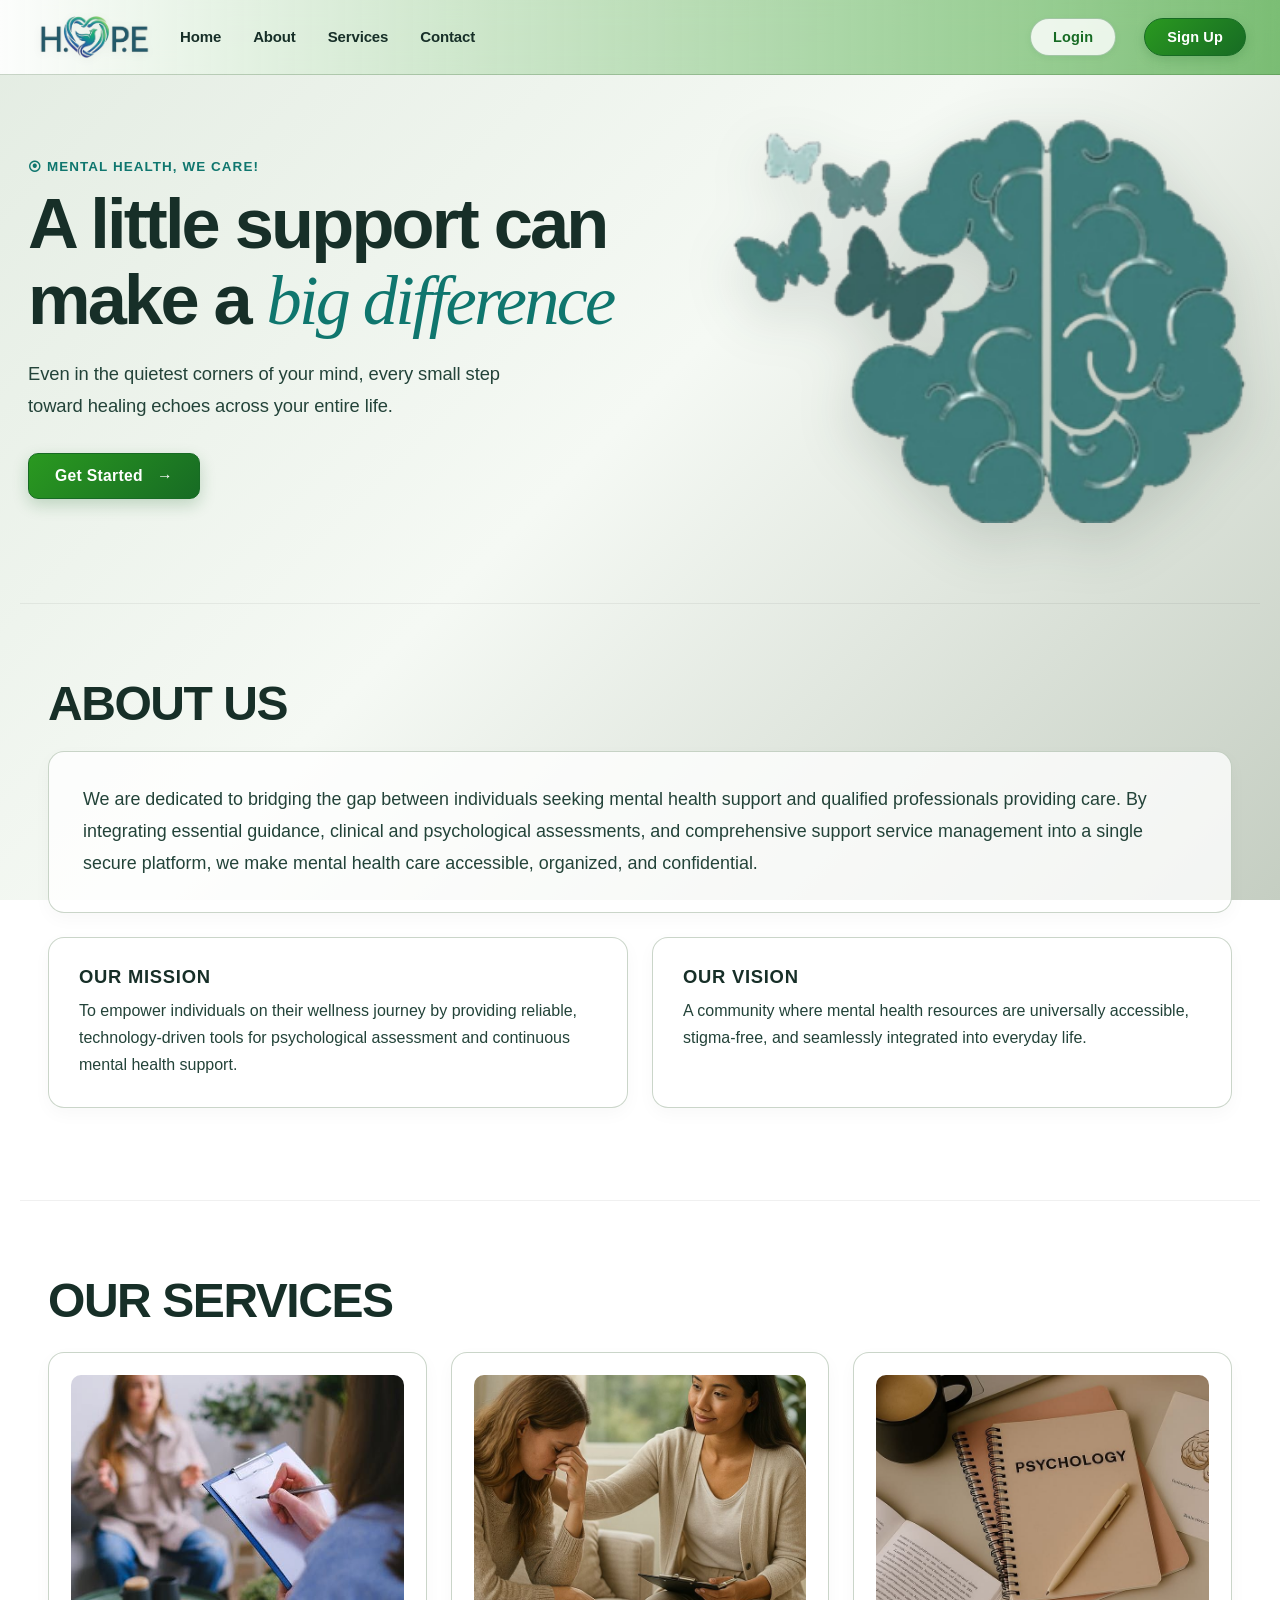
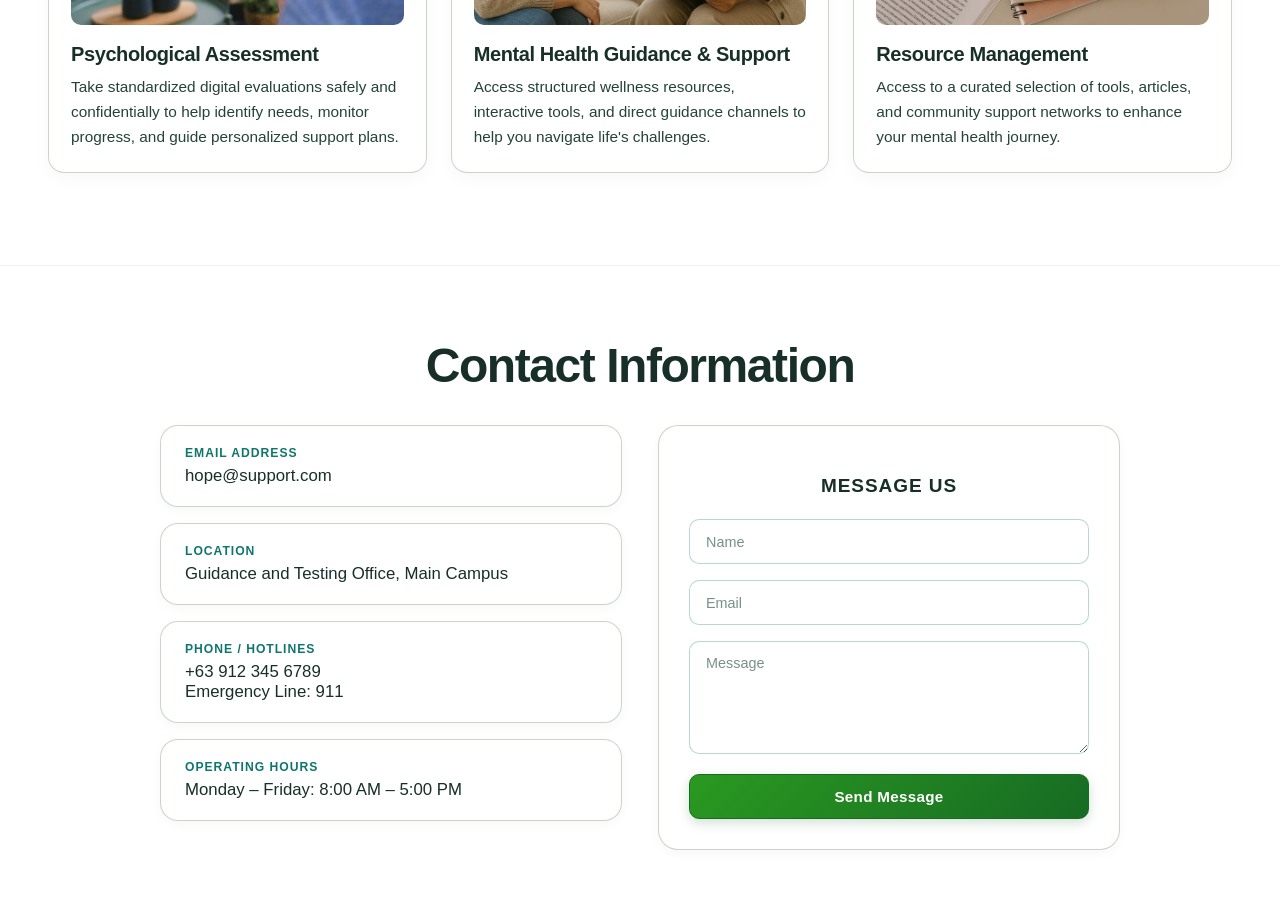
<file: index.html>
<!doctype html>
<html lang="en">
  <head>
    <meta charset="UTF-8" />
    <meta name="viewport" content="width=device-width, initial-scale=1.0" />
    <title>H ♡ P E</title>
    <link rel="stylesheet" href="../design/landing-page.css" />
  </head>
  <body>
    <nav class="navbar">
      <div class="nav-container">
        <a href="#home"><img src="../images/hope-logo.png" alt="Logo" class="logo" /></a>
        <ul>
          <li><a href="#home">Home</a></li>
          <li><a href="#about">About</a></li>
          <li><a href="#services">Services</a></li>
          <li><a href="#contact">Contact</a></li>
        </ul>

        <h4 class="login"><a href="../login-register-page/login.php">Login</a></h4>
        <h4 class="signup"><a href="../login-register-page/register.php">Sign Up</a></h4>
      </div>
    </nav>
    <section class="home-section" id="home">
      <div>
        <div class="hero-copy">
          <h3>⦿ MENTAL HEALTH, WE CARE!</h3>
          <h1>A little support can make a <em>big difference</em></h1>
          <p>
            Even in the quietest corners of your mind, every small step toward
            healing echoes across your entire life.
          </p>
          <a href="../register.php" class="hero-button">Get Started &nbsp; →</a>
        </div>
        <img src="../images/side-background.jpg" alt="Mental Health" />
      </div>
    </section>

    <section class="about-section" id="about">
      <h2>ABOUT US</h2>
      <div>
        <p class="about-text">
          We are dedicated to bridging the gap between individuals seeking
          mental health support and qualified professionals providing care. By
          integrating essential guidance, clinical and psychological
          assessments, and comprehensive support service management into a
          single secure platform, we make mental health care accessible,
          organized, and confidential.
        </p>
      </div>
      <div class="mission-vision">
        <div class="mission">
          <h3>OUR MISSION</h3>
          <p>
            To empower individuals on their wellness journey by providing
            reliable, technology-driven tools for psychological assessment and
            continuous mental health support.
          </p>
        </div>
        <div class="vision">
          <h3>OUR VISION</h3>
          <p>
            A community where mental health resources are universally
            accessible, stigma-free, and seamlessly integrated into everyday
            life.
          </p>
        </div>
      </div>
    </section>

    <section class="services-section" id="services">
      <h2>OUR SERVICES</h2>
      <div class="services-container">
        <div class="service-card">
          <img style="border-radius: 10px;" src="../images/assessment.jpg" alt="Assessment" />
          <h3>Psychological Assessment</h3>
          <p>
            Take standardized digital evaluations safely and confidentially to help identify needs, monitor progress, and guide personalized support plans.
          </p>
        </div>
        <div class="service-card">
          <img style="border-radius: 10px;" src="../images/support.jpg" alt="Support" />
          <h3>Mental Health Guidance & Support</h3>
          <p>
            Access structured wellness resources, interactive tools, and direct guidance channels to help you navigate life's challenges.
          </p>
        </div>
        <div class="service-card">
          <img style="border-radius: 10px;" src="../images/resources.jpg" alt="Resources" />
          <h3>Resource Management</h3>
          <p>
            Access to a curated selection of tools, articles, and community
            support networks to enhance your mental health journey.
          </p>
        </div>
      </div>
    </section>

    <main>
      <section class="contact-section" id="contact">
        <h2 class="contact-title">Contact Information</h2>
        <div class="contact-container">
          <div class="contact-info">
            <div class="info-card">
              <span class="info-label">EMAIL ADDRESS</span>
              <a href="mailto:hope@support.com" class="info-value">hope@support.com</a>
            </div>

            <div class="info-card">
              <span class="info-label">LOCATION</span>
              <p class="info-value">Guidance and Testing Office, Main Campus</p>
            </div>

            <div class="info-card">
              <span class="info-label">PHONE / HOTLINES</span>
              <div class="social-links">
                <a href="tel:+1234567890" class="info-value">+63 912 345 6789</a>
                <a href="tel:911" class="info-value">Emergency Line: 911</a>
              </div>
            </div>

            <div class="info-card">
              <span class="info-label">OPERATING HOURS</span>
              <p class="info-value">Monday – Friday: 8:00 AM – 5:00 PM</p>
            </div>
          </div>

          <form class="contact-form" method="POST" action="#contact">
            <h3 class="info-label" style="font-size: 19px; font-weight: bold; text-align: center;">MESSAGE US</h3>
            <div class="form-group">
              <input type="text" placeholder="Name" required />
            </div>
            <div class="form-group">
              <input type="email" placeholder="Email" required />
            </div>
            <div class="form-group">
              <textarea placeholder="Message" rows="5" required></textarea>
            </div>
            <button type="submit" class="submit-btn">Send Message</button>
          </form>
        </div>
      </section>
    </main>
  </body>
</html>
</file>
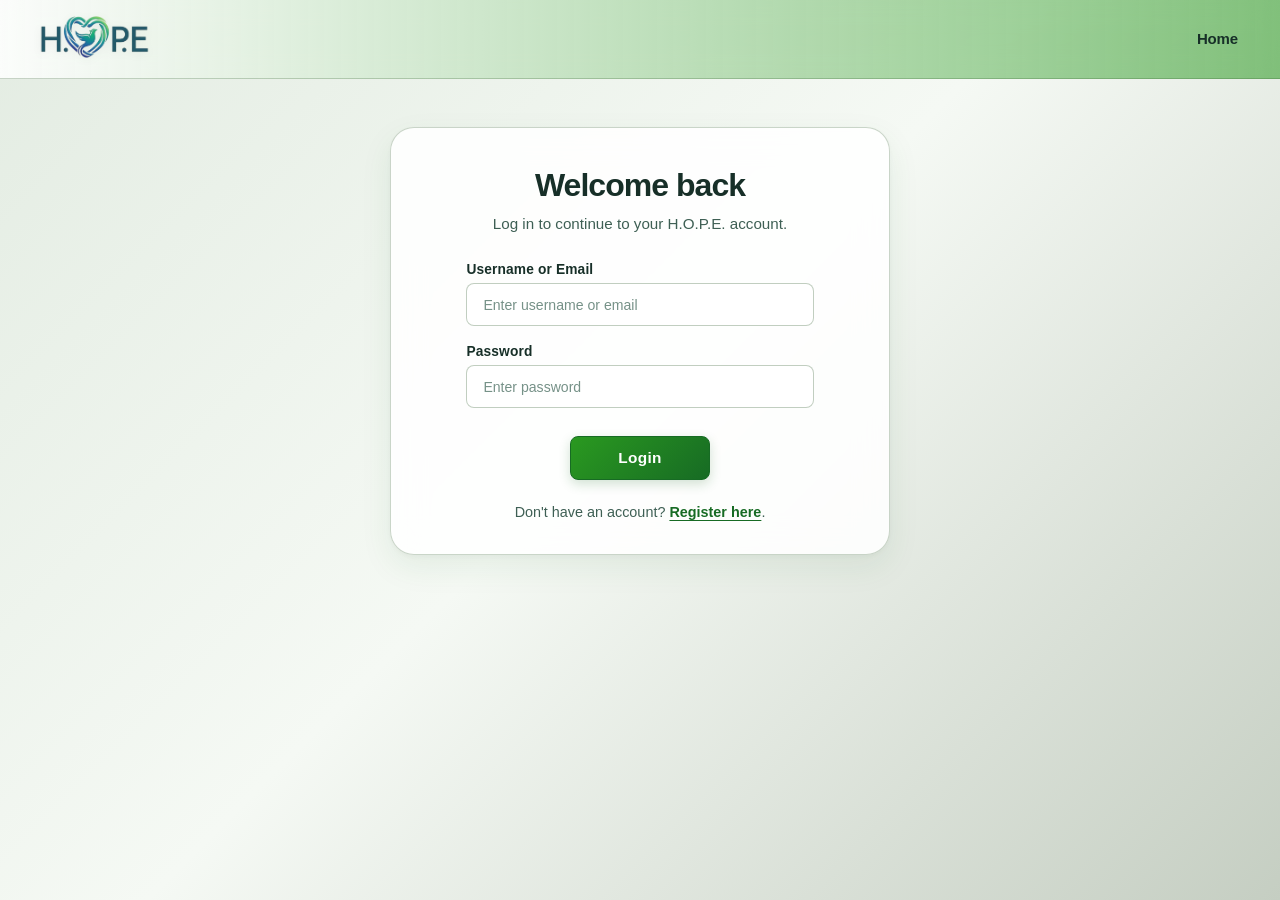
<file: login-register-page/login.html>
<!doctype html>
<html lang="en">
  <head>
    <meta charset="UTF-8" />
    <meta name="viewport" content="width=device-width, initial-scale=1.0" />
    <title>Login - H ♡ P E</title>
    <link rel="stylesheet" href="../design/login-page.css" />
  </head>
  <body>
    <nav class="navbar">
      <div class="nav-container">
        <a href="../index.php"><img src="../images/hope-logo.png" alt="Logo" class="logo" /></a>
        <ul>
          <li><a href="../index.php">Home</a></li>
        </ul>
      </div>
    </nav>

    <div class="login-container">
      <h1>Welcome back</h1>
      <p class="login-intro">Log in to continue to your H.O.P.E. account.</p>
      <form action="../login.php" method="post">
        <div class="form-group">
          <label for="username">Username or Email</label>
          <input type="text" id="username" name="username" placeholder="Enter username or email" required />
        </div>
        <div class="form-group">
          <label for="password">Password</label>
          <input type="password" id="password" name="password" placeholder="Enter password" required />
        </div>
        <button type="submit" name="loginbutton">Login</button>
      </form>
      <p class="register-link">
        Don't have an account? <a href="../register.php">Register here</a>.
      </p>
    </div>
  </body>
</html>
</file>
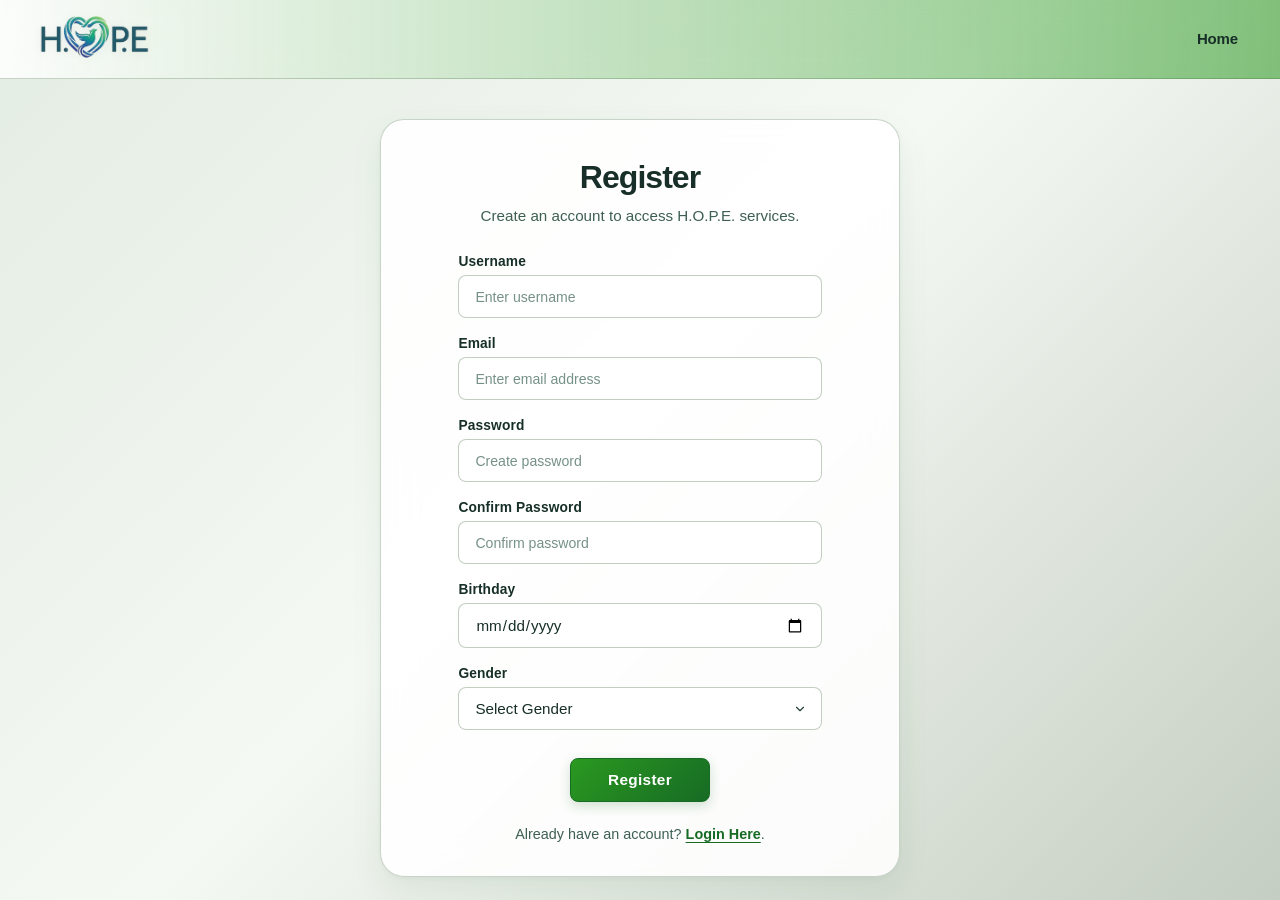
<file: login-register-page/register.html>
<!doctype html>
<html lang="en">
  <head>
    <meta charset="UTF-8" />
    <meta name="viewport" content="width=device-width, initial-scale=1.0" />
    <title>Register - H ♡ P E</title>
    <link rel="stylesheet" href="../design/register-page.css" />
  </head>
  <body>
    <nav class="navbar">
      <div class="nav-container">
        <a href="../index.php"><img src="../images/hope-logo.png" alt="Logo" class="logo" /></a>
        <ul>
          <li><a href="../index.php">Home</a></li>
        </ul>
      </div>
    </nav>

    <div class="register-container">
      <h1>Register</h1>
      <p class="register-intro">Create an account to access H.O.P.E. services.</p>
      <form action="../register.php" method="post">
        <div class="form-group">
          <label for="username">Username</label>
          <input type="text" id="username" name="username" placeholder="Enter username" required />
        </div>
        <div class="form-group">
          <label for="email">Email</label>
          <input type="email" id="email" name="email" placeholder="Enter email address" required />
        </div>
        <div class="form-group">
          <label for="password">Password</label>
          <input type="password" id="password" name="password" placeholder="Create password" required />
        </div>
        <div class="form-group">
          <label for="confirm-password">Confirm Password</label>
          <input type="password" id="confirm-password" name="confirm-password" placeholder="Confirm password" required />
        </div>
        <div class="form-group">
          <label for="birthday">Birthday</label>
          <input type="date" id="birthday" name="birthday" required />
        </div>
        <div class="form-group">
          <label for="gender">Gender</label>
          <select id="gender" name="gender" required>
            <option value="">Select Gender</option>
            <option value="male">Male</option>
            <option value="female">Female</option>
            <option value="other">Other</option>
          </select>
        </div>
        <button type="submit" name="registerbutton">Register</button>
      </form>
      <p class="login-link">
        Already have an account? <a href="../login.php">Login Here</a>.
      </p>
    </div>
  </body>
</html>
</file>
<file: design/landing-page.css>
:root {
  --font-sans: "Segoe UI", -apple-system, BlinkMacSystemFont, "Roboto", "Helvetica Neue", Arial, sans-serif;
  --font-serif: Georgia, "Times New Roman", serif;
  --text-heading: #172f28;
  --text-body: #234339;
  --text-secondary: #3e5f54;
  --text-muted: #5e7e73;
  --color-primary: #176b24;
  --color-accent: #2a9920;
  --color-accent-hover: #218318;
  --color-teal: #0f766e;
  --border-glass: rgba(35, 79, 30, 0.24);
  --surface-glass: rgba(255, 255, 255, 0.78);
}

* {
  box-sizing: border-box;
}

html {
  scroll-behavior: smooth;
}

body {
  margin: 0;
  font-family: var(--font-sans);
  background: linear-gradient(135deg, #e3ece2 0%, #f5f9f4 48%, #c5cec2 100%);
  background-attachment: fixed;
  color: var(--text-body);
  -webkit-font-smoothing: antialiased;
  -moz-osx-font-smoothing: grayscale;
  text-rendering: optimizeLegibility;
}

a {
  text-decoration: none;
  color: inherit;
}

img {
  display: block;
  max-width: 100%;
}

/* Navbar */
.navbar {
  position: sticky;
  top: 0;
  z-index: 1000;
  display: flex;
  background: linear-gradient(
    90deg,
    rgba(255, 255, 255, 0.88) 0%,
    rgba(42, 153, 32, 0.58) 100%
  );
  backdrop-filter: blur(14px);
  -webkit-backdrop-filter: blur(14px);
  border-bottom: 1px solid var(--border-glass);
  padding: 16px 28px;
}

.nav-container {
  display: flex;
  gap: 28px;
  width: 100%;
  align-items: center;
}

.nav-container ul {
  display: flex;
  align-items: center;
  gap: 28px;
  list-style: none;
  margin: 0;
  padding: 0;
}

.nav-container li a {
  position: relative;
  font-size: 15px;
  font-weight: 600;
  color: var(--text-heading);
  letter-spacing: -0.01em;
  padding: 4px 2px;
  transition: color 0.2s ease;
}

.nav-container li a::after {
  content: "";
  position: absolute;
  left: 0;
  bottom: -4px;
  width: 100%;
  height: 2px;
  background: var(--color-primary);
  transform: scaleX(0);
  transform-origin: left;
  transition: transform 0.2s ease;
}

.nav-container li a:hover {
  color: var(--color-primary);
}

.nav-container li a:hover::after {
  transform: scaleX(1);
}

.logo {
  height: 42px;
  align-self: center;
  padding-left: 10px;
  filter: drop-shadow(0 2px 4px rgba(0, 0, 0, 0.06));
}

.login {
  display: inline-flex;
  align-items: center;
  justify-content: center;
  font-size: 14.5px;
  font-weight: 600;
  letter-spacing: 0.01em;
  color: var(--color-primary);
  cursor: pointer;
  background: rgba(255, 255, 255, 0.82);
  border: 1px solid rgba(23, 107, 36, 0.35);
  border-radius: 999px;
  padding: 10px 22px;
  margin: 0 0 0 auto;
  white-space: nowrap;
  box-shadow: 0 2px 6px rgba(23, 107, 36, 0.08);
  transition: background-color 0.2s ease, color 0.2s ease, transform 0.2s ease, box-shadow 0.2s ease;
}

.signup {
  display: inline-flex;
  align-items: center;
  justify-content: center;
  font-size: 14.5px;
  font-weight: 600;
  letter-spacing: 0.01em;
  color: #ffffff;
  cursor: pointer;
  background: linear-gradient(135deg, var(--color-accent), var(--color-primary));
  border: 1px solid var(--color-primary);
  border-radius: 999px;
  padding: 10px 22px;
  margin: 0 6px 0 0;
  white-space: nowrap;
  box-shadow: 0 4px 12px rgba(23, 107, 36, 0.2);
  transition: background-color 0.2s ease, color 0.2s ease, transform 0.2s ease, box-shadow 0.2s ease;
}

.login:hover {
  background: #ffffff;
  color: #12551c;
  transform: translateY(-2px);
  box-shadow: 0 6px 14px rgba(8, 65, 10, 0.16);
}

.signup:hover {
  background: linear-gradient(135deg, var(--color-accent-hover), #12551c);
  transform: translateY(-2px);
  box-shadow: 0 8px 18px rgba(8, 65, 10, 0.26);
}

/* Hero Section */
.home-section {
  width: 100%;
  padding: 40px 28px 60px;
}

.home-section > div {
  width: 100%;
  display: flex;
  align-items: center;
  justify-content: space-between;
  gap: 36px;
  max-width: 1240px;
  margin: 0 auto;
}

.hero-copy {
  max-width: 620px;
  margin: 20px 0 0;
}

.home-section h3 {
  margin: 0 0 12px;
  color: var(--color-teal);
  font-size: 0.84rem;
  font-weight: 750;
  letter-spacing: 0.08em;
  text-transform: uppercase;
}

.home-section h1 {
  max-width: 650px;
  margin: 0;
  font-size: clamp(2.8rem, 5.5vw, 4.6rem);
  font-weight: 700;
  letter-spacing: -0.04em;
  line-height: 1.08;
  color: var(--text-heading);
}

.home-section h1 em {
  color: var(--color-teal);
  font-family: var(--font-serif);
  font-style: italic;
  font-weight: 500;
}

.hero-copy p {
  max-width: 530px;
  margin: 20px 0 0;
  color: var(--text-body);
  font-size: 1.15rem;
  line-height: 1.72;
  letter-spacing: -0.005em;
}

.home-section img {
  width: min(44%, 520px);
  max-width: 520px;
  height: auto;
  display: block;
  margin-left: auto;
  filter: drop-shadow(0 18px 28px rgba(23, 47, 40, 0.16));
  border-radius: 16px;
}

.hero-button {
  display: inline-flex;
  align-items: center;
  justify-content: center;
  font-family: var(--font-sans);
  font-size: 0.98rem;
  font-weight: 600;
  letter-spacing: 0.02em;
  color: #ffffff;
  cursor: pointer;
  background: linear-gradient(135deg, var(--color-accent), var(--color-primary));
  border: 1px solid var(--color-primary);
  border-radius: 10px;
  padding: 13px 26px;
  margin-top: 32px;
  white-space: nowrap;
  box-shadow: 0 6px 16px rgba(23, 107, 36, 0.22);
  transition: background-color 0.2s ease, transform 0.2s ease, box-shadow 0.2s ease;
}

.hero-button:hover {
  transform: translateY(-2px);
  box-shadow: 0 10px 22px rgba(8, 65, 10, 0.28);
  background: linear-gradient(135deg, var(--color-accent-hover), #12551c);
}

section {
  padding: 72px 28px;
}

.about-section {
  margin-top: 20px;
  border-top: 1px solid rgba(0, 0, 0, 0.06);
  max-width: 1240px;
  margin-left: auto;
  margin-right: auto;
}

h2 {
  margin: 0 0 20px;
  font-size: clamp(2rem, 4vw, 3rem);
  font-weight: 700;
  letter-spacing: -0.03em;
  line-height: 1.15;
  color: var(--text-heading);
}

.about-text {
  color: var(--text-body);
  font-size: 1.12rem;
  line-height: 1.78;
  max-width: 100%;
  margin: 0 auto;
  background: var(--surface-glass);
  border: 1px solid var(--border-glass);
  border-radius: 16px;
  padding: 32px 34px;
  box-shadow: 0 6px 18px rgba(0, 0, 0, 0.03);
}

.mission-vision {
  display: flex;
  justify-content: space-between;
  gap: 24px;
  margin-top: 24px;
}

.mission,
.vision {
  color: var(--text-body);
  background: var(--surface-glass);
  border: 1px solid var(--border-glass);
  border-radius: 16px;
  padding: 28px 30px;
  width: 50%;
  box-shadow: 0 6px 18px rgba(0, 0, 0, 0.03);
}

.mission h3,
.vision h3 {
  margin: 0 0 10px;
  color: var(--text-heading);
  font-size: 1.15rem;
  font-weight: 700;
  letter-spacing: 0.04em;
  text-transform: uppercase;
}

.mission p,
.vision p {
  margin: 0;
  font-size: 1rem;
  line-height: 1.68;
  color: var(--text-body);
}

/* Services */
.services-section {
  margin-top: 20px;
  border-top: 1px solid rgba(0, 0, 0, 0.06);
  max-width: 1240px;
  margin-left: auto;
  margin-right: auto;
}

.services-container {
  display: grid;
  grid-template-columns: repeat(3, minmax(0, 1fr));
  gap: 24px;
  margin-top: 24px;
}

.service-card {
  min-width: 0;
  background: var(--surface-glass);
  border: 1px solid var(--border-glass);
  border-radius: 16px;
  padding: 22px;
  box-shadow: 0 6px 18px rgba(0, 0, 0, 0.03);
  transition: transform 0.2s ease, box-shadow 0.2s ease;
}

.service-card:hover {
  transform: translateY(-4px);
  box-shadow: 0 12px 28px rgba(23, 107, 36, 0.12);
}

.service-card img {
  width: 100%;
  height: 250px;
  object-fit: cover;
  border-radius: 10px;
}

.service-card h3 {
  color: var(--text-heading);
  font-size: 1.25rem;
  font-weight: 700;
  letter-spacing: -0.02em;
  margin: 18px 0 8px;
}

.service-card p {
  color: var(--text-body);
  font-size: 0.96rem;
  line-height: 1.65;
  margin: 0;
}

/* Contact */
.contact-section {
  margin-top: 20px;
  border-top: 1px solid rgba(0, 0, 0, 0.06);
  display: flex;
  flex-direction: column;
  align-items: center;
}

.contact-title {
  text-align: center;
  margin-bottom: 32px;
}

.contact-container {
  display: grid;
  grid-template-columns: repeat(2, minmax(0, 1fr));
  gap: 36px;
  max-width: 960px;
  width: 100%;
  align-items: stretch;
}

.info-card {
  border: 1px solid var(--border-glass);
  border-radius: 18px;
  padding: 20px 24px;
  backdrop-filter: blur(10px);
  background: rgba(255, 255, 255, 0.72);
  margin: 0 0 16px;
  box-shadow: 0 4px 12px rgba(0, 0, 0, 0.03);
}

.info-label {
  display: block;
  font-weight: 750;
  font-size: 0.76rem;
  color: var(--color-teal);
  letter-spacing: 0.08em;
  text-transform: uppercase;
  margin-bottom: 6px;
}

.info-value {
  display: block;
  font-size: 1.05rem;
  font-weight: 500;
  color: var(--text-heading);
  text-decoration: none;
  margin: 0;
  transition: color 0.2s ease;
}

.info-value:hover {
  color: var(--color-primary);
}

.contact-form {
  display: flex;
  flex-direction: column;
  gap: 16px;
  border: 1px solid var(--border-glass);
  border-radius: 20px;
  padding: 30px;
  backdrop-filter: blur(10px);
  background: rgba(255, 255, 255, 0.72);
  box-shadow: 0 4px 12px rgba(0, 0, 0, 0.03);
}

.contact-form h3 {
  font-size: 1.15rem;
  font-weight: 700;
  letter-spacing: 0.05em;
  color: var(--text-heading);
}

.form-group input,
.form-group textarea {
  width: 100%;
  box-sizing: border-box;
  border: 1px solid rgba(45, 143, 122, 0.35);
  border-radius: 10px;
  padding: 13px 16px;
  background: rgba(255, 255, 255, 0.95);
  color: var(--text-heading);
  font-family: var(--font-sans);
  font-size: 0.95rem;
  outline: none;
  transition: border-color 0.2s ease, box-shadow 0.2s ease;
}

.form-group input::placeholder,
.form-group textarea::placeholder {
  color: var(--text-muted);
  font-size: 0.9rem;
  opacity: 0.85;
}

.form-group input:focus,
.form-group textarea:focus {
  border-color: var(--color-accent);
  background: #ffffff;
  box-shadow: 0 0 0 3px rgba(42, 153, 32, 0.18);
}

.submit-btn {
  font-family: var(--font-sans);
  font-size: 0.95rem;
  font-weight: 600;
  color: #ffffff;
  background: linear-gradient(135deg, var(--color-accent), var(--color-primary));
  border: 1px solid var(--color-primary);
  border-radius: 10px;
  cursor: pointer;
  padding: 13px;
  letter-spacing: 0.02em;
  box-shadow: 0 4px 12px rgba(23, 107, 36, 0.2);
  transition: all 0.2s ease;
}

.submit-btn:hover {
  background: linear-gradient(135deg, var(--color-accent-hover), #12551c);
  color: #ffffff;
  box-shadow: 0 8px 18px rgba(23, 107, 36, 0.28);
  transform: translateY(-2px);
}
</file>
<file: design/login-page.css>
:root {
  --font-sans: "Segoe UI", -apple-system, BlinkMacSystemFont, "Roboto", "Helvetica Neue", Arial, sans-serif;
  --font-serif: Georgia, "Times New Roman", serif;
  --text-heading: #172f28;
  --text-body: #234339;
  --text-secondary: #3e5f54;
  --text-muted: #5e7e73;
  --color-primary: #176b24;
  --color-accent: #2a9920;
  --color-accent-hover: #218318;
  --border-glass: rgba(35, 79, 30, 0.24);
  --surface-glass: rgba(255, 255, 255, 0.88);
}

* {
  box-sizing: border-box;
}

html {
  scroll-behavior: smooth;
}

body {
  margin: 0;
  font-family: var(--font-sans);
  background: linear-gradient(135deg, #e3ece2 0%, #f5f9f4 48%, #c5cec2 100%);
  background-attachment: fixed;
  min-height: 100vh;
  color: var(--text-body);
  -webkit-font-smoothing: antialiased;
  -moz-osx-font-smoothing: grayscale;
  text-rendering: optimizeLegibility;
}

a {
  text-decoration: none;
  color: var(--color-primary);
  font-weight: 600;
  transition: color 0.2s ease, text-decoration 0.2s ease;
}

a:hover {
  color: var(--color-accent);
  text-decoration: underline;
  text-underline-offset: 3px;
}

/* Navbar */
.navbar {
  position: sticky;
  top: 0;
  z-index: 1000;
  display: flex;
  background: linear-gradient(
    90deg,
    rgba(255, 255, 255, 0.85) 0%,
    rgba(42, 153, 32, 0.55) 100%
  );
  backdrop-filter: blur(14px);
  -webkit-backdrop-filter: blur(14px);
  border-bottom: 1px solid var(--border-glass);
  padding: 16px 28px;
}

.nav-container {
  display: flex;
  gap: 28px;
  width: 100%;
  align-items: center;
}

.nav-container ul {
  display: inline-flex;
  align-items: center;
  list-style: none;
  margin: 0;
  padding: 0;
  margin-left: auto;
  padding-right: 10px;
}

.nav-container li a {
  position: relative;
  font-size: 15px;
  font-weight: 600;
  color: var(--text-heading);
  letter-spacing: -0.01em;
  padding: 6px 4px;
  transition: color 0.2s ease;
}

.nav-container li a::after {
  content: "";
  position: absolute;
  left: 0;
  bottom: -4px;
  width: 100%;
  height: 2px;
  background: var(--color-primary);
  transform: scaleX(0);
  transform-origin: left;
  transition: transform 0.2s ease;
}

.nav-container li a:hover {
  color: var(--color-primary);
  text-decoration: none;
}

.nav-container li a:hover::after {
  transform: scaleX(1);
}

.logo {
  height: 42px;
  align-self: center;
  padding-left: 10px;
  filter: drop-shadow(0 2px 4px rgba(0, 0, 0, 0.06));
}

/* Login Container */
.login-container {
  width: min(92%, 500px);
  background: var(--surface-glass);
  border: 1px solid var(--border-glass);
  border-radius: 24px;
  box-shadow: 0 12px 32px rgba(23, 107, 36, 0.08), 0 2px 6px rgba(0, 0, 0, 0.04);
  backdrop-filter: blur(16px);
  -webkit-backdrop-filter: blur(16px);
  margin: 48px auto;
  padding: 38px 32px 34px;
}

.login-container h1 {
  margin: 0 0 8px;
  text-align: center;
  color: var(--text-heading);
  font-size: 2rem;
  font-weight: 700;
  letter-spacing: -0.03em;
  line-height: 1.2;
}

.login-intro {
  margin: 0 0 26px;
  text-align: center;
  color: var(--text-secondary);
  font-size: 0.95rem;
  line-height: 1.55;
  font-weight: 400;
}

p {
  margin: 0 0 20px;
  text-align: center;
  color: var(--text-body);
}

form {
  display: flex;
  flex-direction: column;
  gap: 16px;
}

.form-group {
  margin-bottom: 2px;
}

label {
  display: block;
  margin-bottom: 6px;
  font-size: 0.86rem;
  font-weight: 600;
  color: var(--text-heading);
  letter-spacing: 0.01em;
  margin-left: 10%;
}

input[type="text"],
input[type="email"],
input[type="password"] {
  width: 80%;
  padding: 12px 16px;
  border: 1px solid rgba(35, 79, 30, 0.28);
  border-radius: 8px;
  font-family: var(--font-sans);
  font-size: 0.95rem;
  color: var(--text-heading);
  background: rgba(255, 255, 255, 0.95);
  transition: border-color 0.2s ease, box-shadow 0.2s ease, background-color 0.2s ease;
  margin-left: 10%;
  box-sizing: border-box;
}

input[type="text"]::placeholder,
input[type="email"]::placeholder,
input[type="password"]::placeholder {
  color: var(--text-muted);
  font-size: 0.88rem;
  opacity: 0.85;
}

input[type="text"]:focus,
input[type="email"]:focus,
input[type="password"]:focus {
  outline: none;
  border-color: var(--color-accent);
  background: #ffffff;
  box-shadow: 0 0 0 3px rgba(42, 153, 32, 0.18);
}

button {
  min-width: 140px;
  padding: 12px 28px;
  background: linear-gradient(135deg, var(--color-accent), var(--color-primary));
  color: #ffffff;
  border: 1px solid var(--color-primary);
  border-radius: 8px;
  cursor: pointer;
  font-family: var(--font-sans);
  font-size: 0.96rem;
  font-weight: 600;
  letter-spacing: 0.02em;
  box-shadow: 0 4px 12px rgba(23, 107, 36, 0.2);
  transition: background-color 0.2s ease, transform 0.2s ease, box-shadow 0.2s ease;
  align-self: center;
  margin-top: 10px;
  margin-bottom: 4px;
}

button:hover {
  background: linear-gradient(135deg, var(--color-accent-hover), #12551c);
  transform: translateY(-2px);
  box-shadow: 0 8px 18px rgba(23, 107, 36, 0.28);
}

button:active {
  transform: translateY(0);
}

.register-link {
  margin-top: 20px;
  margin-bottom: 0;
  font-size: 0.9rem;
  color: var(--text-secondary);
}

.register-link a {
  text-underline-offset: 3px;
  text-decoration: underline;
}

.register-link a:hover {
  color: var(--color-accent);
}
</file>
<file: design/register-page.css>
:root {
  --font-sans: "Segoe UI", -apple-system, BlinkMacSystemFont, "Roboto", "Helvetica Neue", Arial, sans-serif;
  --font-serif: Georgia, "Times New Roman", serif;
  --text-heading: #172f28;
  --text-body: #234339;
  --text-secondary: #3e5f54;
  --text-muted: #5e7e73;
  --color-primary: #176b24;
  --color-accent: #2a9920;
  --color-accent-hover: #218318;
  --border-glass: rgba(35, 79, 30, 0.24);
  --surface-glass: rgba(255, 255, 255, 0.88);
}

* {
  box-sizing: border-box;
}

html {
  scroll-behavior: smooth;
}

body {
  margin: 0;
  font-family: var(--font-sans);
  background: linear-gradient(135deg, #e3ece2 0%, #f5f9f4 48%, #c5cec2 100%);
  background-attachment: fixed;
  min-height: 100vh;
  color: var(--text-body);
  -webkit-font-smoothing: antialiased;
  -moz-osx-font-smoothing: grayscale;
  text-rendering: optimizeLegibility;
}

a {
  text-decoration: none;
  color: var(--color-primary);
  font-weight: 600;
  transition: color 0.2s ease, text-decoration 0.2s ease;
}

a:hover {
  color: var(--color-accent);
  text-decoration: underline;
  text-underline-offset: 3px;
}

/* Navbar */
.navbar {
  position: sticky;
  top: 0;
  z-index: 1000;
  display: flex;
  background: linear-gradient(
    90deg,
    rgba(255, 255, 255, 0.85) 0%,
    rgba(42, 153, 32, 0.55) 100%
  );
  backdrop-filter: blur(14px);
  -webkit-backdrop-filter: blur(14px);
  border-bottom: 1px solid var(--border-glass);
  padding: 16px 28px;
}

.nav-container {
  display: flex;
  gap: 28px;
  width: 100%;
  align-items: center;
}

.nav-container ul {
  display: inline-flex;
  align-items: center;
  list-style: none;
  margin: 0;
  padding: 0;
  margin-left: auto;
  padding-right: 10px;
}

.nav-container li a {
  position: relative;
  font-size: 15px;
  font-weight: 600;
  color: var(--text-heading);
  letter-spacing: -0.01em;
  padding: 6px 4px;
  transition: color 0.2s ease;
}

.nav-container li a::after {
  content: "";
  position: absolute;
  left: 0;
  bottom: -4px;
  width: 100%;
  height: 2px;
  background: var(--color-primary);
  transform: scaleX(0);
  transform-origin: left;
  transition: transform 0.2s ease;
}

.nav-container li a:hover {
  color: var(--color-primary);
  text-decoration: none;
}

.nav-container li a:hover::after {
  transform: scaleX(1);
}

.logo {
  height: 42px;
  align-self: center;
  padding-left: 10px;
  filter: drop-shadow(0 2px 4px rgba(0, 0, 0, 0.06));
}

/* Register Container */
.register-container {
  width: min(92%, 520px);
  background: var(--surface-glass);
  border: 1px solid var(--border-glass);
  border-radius: 24px;
  box-shadow: 0 12px 32px rgba(23, 107, 36, 0.08), 0 2px 6px rgba(0, 0, 0, 0.04);
  backdrop-filter: blur(16px);
  -webkit-backdrop-filter: blur(16px);
  margin: 40px auto;
  padding: 38px 32px 34px;
}

.register-container h1 {
  margin: 0 0 8px;
  text-align: center;
  color: var(--text-heading);
  font-size: 2rem;
  font-weight: 700;
  letter-spacing: -0.03em;
  line-height: 1.2;
}

.register-intro {
  margin: 0 0 26px;
  text-align: center;
  color: var(--text-secondary);
  font-size: 0.95rem;
  line-height: 1.55;
  font-weight: 400;
}

p {
  margin: 0 0 20px;
  text-align: center;
  color: var(--text-body);
}

form {
  display: flex;
  flex-direction: column;
  gap: 16px;
}

.form-group {
  margin-bottom: 2px;
}

label {
  display: block;
  margin-bottom: 6px;
  font-size: 0.86rem;
  font-weight: 600;
  color: var(--text-heading);
  letter-spacing: 0.01em;
  margin-left: 10%;
}

input[type="text"],
input[type="email"],
input[type="password"],
input[type="date"],
select {
  width: 80%;
  padding: 12px 16px;
  border: 1px solid rgba(35, 79, 30, 0.28);
  border-radius: 8px;
  font-family: var(--font-sans);
  font-size: 0.95rem;
  color: var(--text-heading);
  background: rgba(255, 255, 255, 0.95);
  transition: border-color 0.2s ease, box-shadow 0.2s ease, background-color 0.2s ease;
  margin-left: 10%;
  box-sizing: border-box;
}

input[type="text"]::placeholder,
input[type="email"]::placeholder,
input[type="password"]::placeholder {
  color: var(--text-muted);
  font-size: 0.88rem;
  opacity: 0.85;
}

input[type="text"]:focus,
input[type="email"]:focus,
input[type="password"]:focus,
input[type="date"]:focus,
select:focus {
  outline: none;
  border-color: var(--color-accent);
  background: #ffffff;
  box-shadow: 0 0 0 3px rgba(42, 153, 32, 0.18);
}

select {
  cursor: pointer;
  appearance: none;
  -webkit-appearance: none;
  background-image: url("data:image/svg+xml;charset=UTF-8,%3Csvg xmlns='http://www.w3.org/2000/svg' width='16' height='16' viewBox='0 0 24 24' fill='none' stroke='%23234339' stroke-width='2' stroke-linecap='round' stroke-linejoin='round'%3E%3Cpath d='M6 9l6 6 6-6'/%3E%3C/svg%3E");
  background-repeat: no-repeat;
  background-position: right 14px center;
  background-size: 14px;
}

button {
  min-width: 140px;
  padding: 12px 28px;
  background: linear-gradient(135deg, var(--color-accent), var(--color-primary));
  color: #ffffff;
  border: 1px solid var(--color-primary);
  border-radius: 8px;
  cursor: pointer;
  font-family: var(--font-sans);
  font-size: 0.96rem;
  font-weight: 600;
  letter-spacing: 0.02em;
  box-shadow: 0 4px 12px rgba(23, 107, 36, 0.2);
  transition: background-color 0.2s ease, transform 0.2s ease, box-shadow 0.2s ease;
  align-self: center;
  margin-top: 10px;
  margin-bottom: 4px;
}

button:hover {
  background: linear-gradient(135deg, var(--color-accent-hover), #12551c);
  transform: translateY(-2px);
  box-shadow: 0 8px 18px rgba(23, 107, 36, 0.28);
}

button:active {
  transform: translateY(0);
}

.login-link {
  margin-top: 20px;
  margin-bottom: 0;
  font-size: 0.9rem;
  color: var(--text-secondary);
}

.login-link a {
  text-underline-offset: 3px;
  text-decoration: underline;
}

.login-link a:hover {
  color: var(--color-accent);
}
</file>
